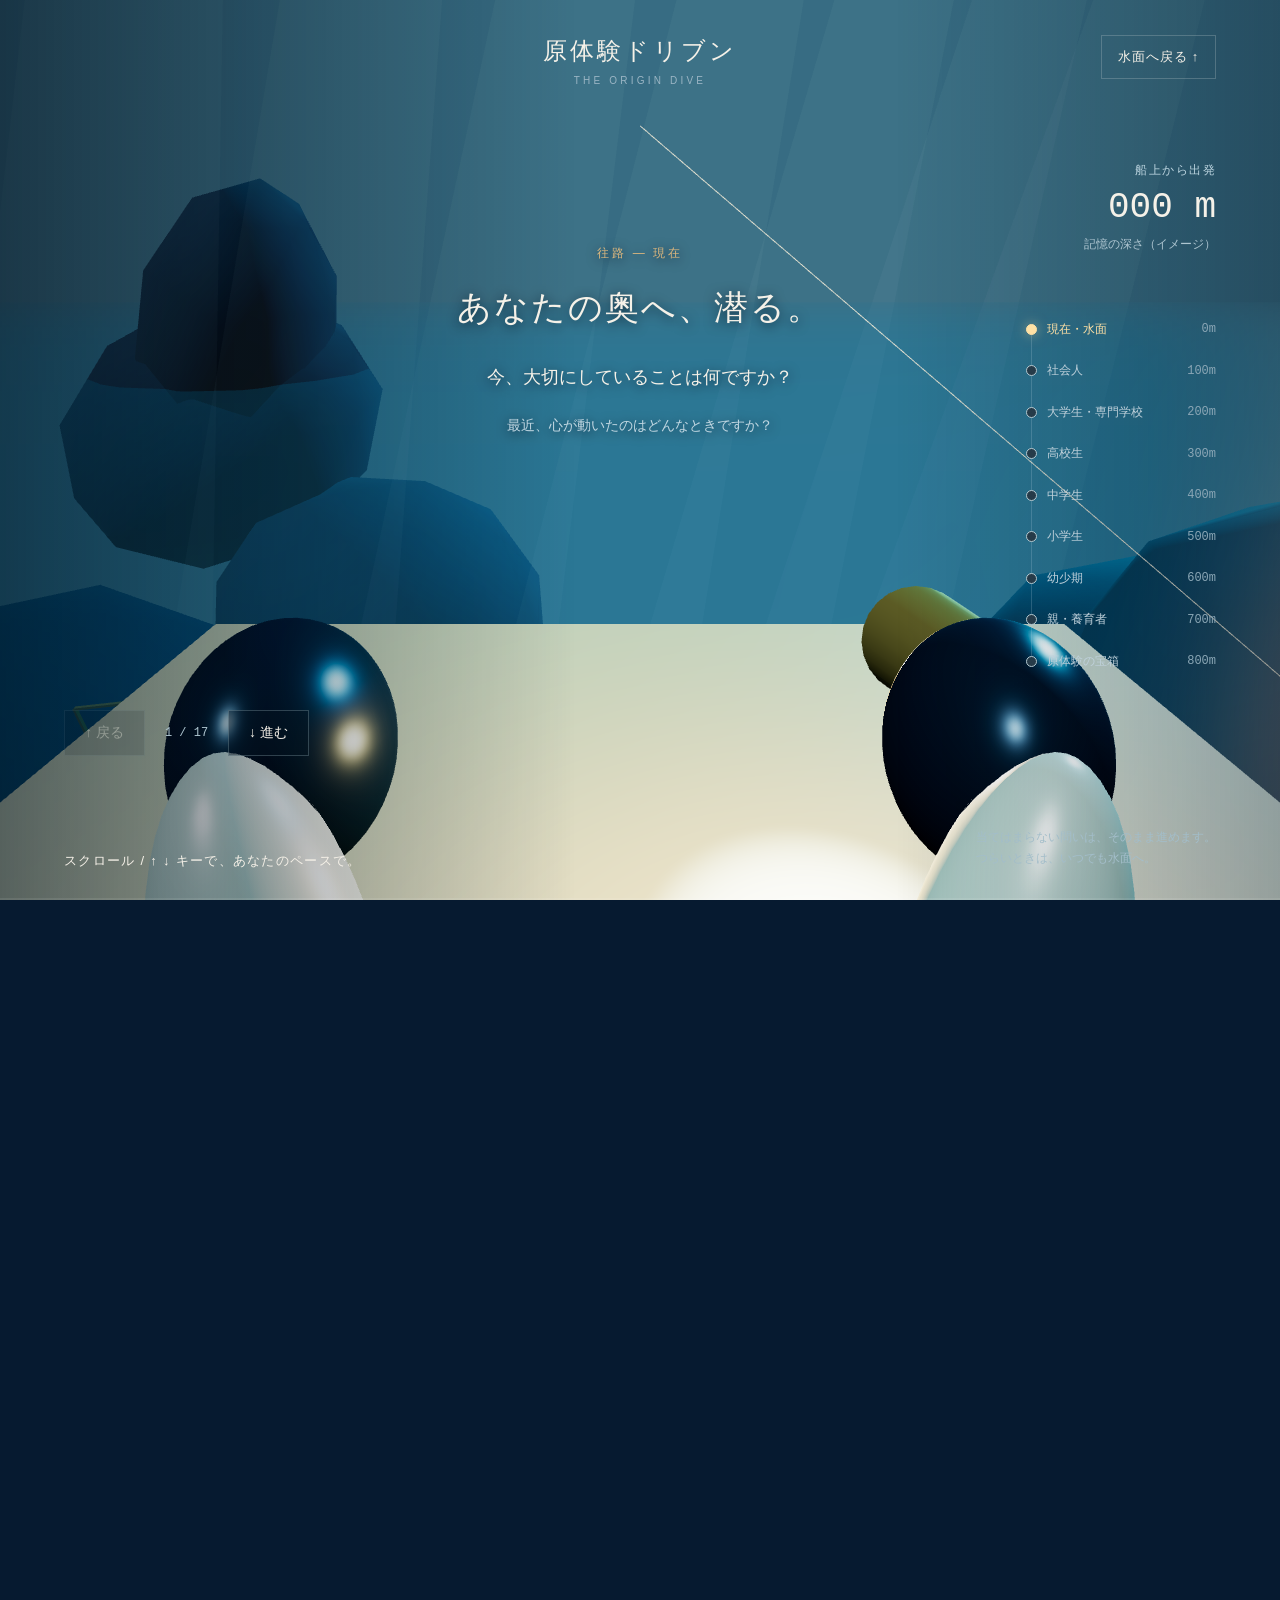
<file: index.html>
<!doctype html><html lang="ja"><head><meta charset="UTF-8"><meta name="viewport" content="width=device-width,initial-scale=1"><title>原体験ドリブン｜記憶の深海で、宝物を探す旅</title><link rel="icon" href="./favicon.svg">  <script type="module" crossorigin src="./assets/index-CHta-LfQ.js"></script>
  <link rel="stylesheet" crossorigin href="./assets/index-EDm7-YRl.css">
</head><body><div id="root"></div></body></html>
</file>
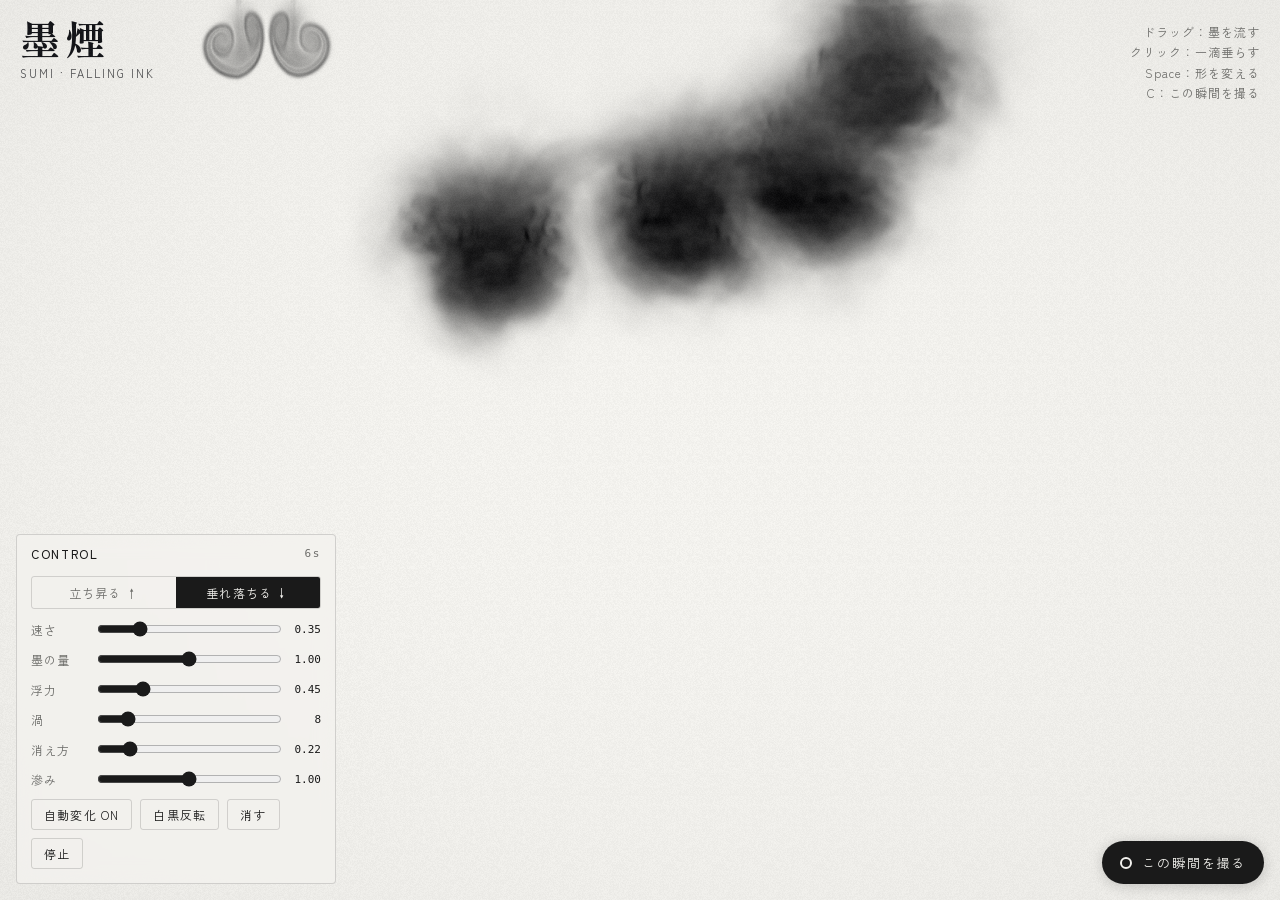
<file: sumi-kemuri/index.html>
<!doctype html>
<html lang="ja">
<head>
<meta charset="utf-8">
<meta name="viewport" content="width=device-width,initial-scale=1,viewport-fit=cover">
<meta name="description" content="白黒だけで、墨が空間を静かに落ちていく流体シミュレーション。">
<style>*{box-sizing:border-box}body{margin:0}[hidden]{display:none!important}</style>
<title>墨煙 Sumi Kemuri</title>
<link rel="preconnect" href="https://fonts.googleapis.com">
<link rel="stylesheet" href="https://fonts.googleapis.com/css2?family=Shippori+Mincho:wght@500;700&family=Zen+Kaku+Gothic+New:wght@400;500&display=swap">
<style>
/* Layout: full-bleed fluid canvas; quiet title at top-left, a folding control strip at bottom-left. Monochrome only, paper or night. */
:root{
  --paper:#f3f2ee; --ink:#0d0d0d; --ui-bg:rgba(243,242,238,.82); --ui-fg:#1a1a1a; --ui-mute:#6d6d6a; --line:rgba(0,0,0,.14);
  --f-display:"Shippori Mincho","Hiragino Mincho ProN","Yu Mincho",serif;
  --f-ui:"Zen Kaku Gothic New","Hiragino Sans","Noto Sans JP",system-ui,sans-serif;
  color-scheme:light;
}
:root.night{
  --paper:#0b0b0b; --ink:#efefea; --ui-bg:rgba(11,11,11,.78); --ui-fg:#ecebe6; --ui-mute:#8f8f8a; --line:rgba(255,255,255,.16);
  color-scheme:dark;
}
html,body{height:100%;}
body{background:var(--paper);color:var(--ui-fg);font-family:var(--f-ui);overflow:hidden;
  padding-left:max(16px,env(safe-area-inset-left,0px));padding-right:max(16px,env(safe-area-inset-right,0px));}
canvas#c{position:fixed;inset:0;width:100%;height:100%;display:block;touch-action:none;cursor:crosshair;}
.title{position:fixed;top:calc(18px + env(safe-area-inset-top,0px));left:max(20px,env(safe-area-inset-left,0px));pointer-events:none;mix-blend-mode:difference;color:#fff;}
.title h1{font-family:var(--f-display);font-weight:700;font-size:clamp(26px,4vw,40px);letter-spacing:.12em;margin:0;line-height:1;}
.title p{margin:.6em 0 0;font-size:11px;letter-spacing:.18em;text-transform:uppercase;opacity:.75;}
.hint{position:fixed;top:calc(22px + env(safe-area-inset-top,0px));right:max(20px,env(safe-area-inset-right,0px));font-size:12px;letter-spacing:.08em;color:var(--ui-mute);text-align:right;line-height:1.7;pointer-events:none;}
.panel{position:fixed;left:max(16px,env(safe-area-inset-left,0px));bottom:calc(16px + env(safe-area-inset-bottom,0px));
  width:min(320px,calc(100vw - 32px));background:var(--ui-bg);backdrop-filter:blur(10px);-webkit-backdrop-filter:blur(10px);
  border:1px solid var(--line);border-radius:4px;font-size:12px;}
.panel summary{list-style:none;cursor:pointer;padding:10px 14px;display:flex;justify-content:space-between;align-items:center;letter-spacing:.14em;font-weight:500;}
.panel summary::-webkit-details-marker{display:none}
.panel summary span:last-child{font-family:ui-monospace,monospace;color:var(--ui-mute);font-size:11px;font-variant-numeric:tabular-nums;}
.body{padding:4px 14px 14px;display:grid;gap:10px;}
.seg{display:grid;grid-template-columns:1fr 1fr;border:1px solid var(--line);border-radius:3px;overflow:hidden;}
.seg button{all:unset;text-align:center;padding:7px 0;cursor:pointer;color:var(--ui-mute);letter-spacing:.1em;}
.seg button[aria-pressed="true"]{background:var(--ui-fg);color:var(--paper);}
.row{display:grid;grid-template-columns:4.5em 1fr 2.6em;align-items:center;gap:10px;}
.row label{color:var(--ui-mute);letter-spacing:.08em;}
.row output{text-align:right;font-family:ui-monospace,monospace;font-size:11px;font-variant-numeric:tabular-nums;}
input[type=range]{width:100%;accent-color:var(--ui-fg);}
.btns{display:flex;gap:8px;flex-wrap:wrap;}
.btns button{all:unset;cursor:pointer;padding:6px 12px;border:1px solid var(--line);border-radius:3px;letter-spacing:.1em;}
.btns button:hover{border-color:var(--ui-fg);}
button:focus-visible,summary:focus-visible,input:focus-visible{outline:2px solid var(--ui-fg);outline-offset:2px;}
.cap{position:fixed;right:max(16px,env(safe-area-inset-right,0px));bottom:calc(16px + env(safe-area-inset-bottom,0px));display:flex;flex-direction:column;align-items:flex-end;gap:10px;}
.shoot{all:unset;cursor:pointer;display:flex;align-items:center;gap:10px;padding:12px 18px;border-radius:999px;background:var(--ui-fg);color:var(--paper);font-size:13px;letter-spacing:.14em;box-shadow:0 2px 14px rgba(0,0,0,.18);}
.shoot i{width:12px;height:12px;border-radius:50%;border:2px solid currentColor;box-sizing:border-box;}
.shoot:active{transform:scale(.97);}
.shoot:focus-visible{outline:2px solid var(--ui-fg);outline-offset:3px;}
.shelf{display:flex;gap:8px;flex-wrap:wrap;justify-content:flex-end;max-width:min(360px,calc(100vw - 32px));}
.shelf figure{margin:0;position:relative;width:76px;border:1px solid var(--line);background:var(--ui-bg);border-radius:3px;overflow:hidden;}
.shelf img{display:block;width:100%;aspect-ratio:var(--ar,1.6);object-fit:cover;}
.shelf button{all:unset;cursor:pointer;display:block;width:100%;text-align:center;font-size:10px;letter-spacing:.1em;padding:4px 0;color:var(--ui-fg);}
.shelf button:hover{background:var(--line);}
.flash{position:fixed;inset:0;background:var(--paper);opacity:0;pointer-events:none;transition:opacity .5s ease;}
.flash.on{opacity:.55;transition:none;}
.toast{position:fixed;left:50%;top:calc(20px + env(safe-area-inset-top,0px));transform:translateX(-50%);background:var(--ui-fg);color:var(--paper);padding:8px 14px;border-radius:3px;font-size:12px;letter-spacing:.08em;}
@media (max-width:520px){.panel{bottom:calc(76px + env(safe-area-inset-bottom,0px));}}
.err{position:fixed;inset:0;display:grid;place-items:center;text-align:center;padding:24px;font-size:14px;line-height:1.8;}
@media (max-width:520px){.hint{display:none}}
</style>

</head>
<body>
<canvas id="c" aria-label="墨が空間を立ち昇る流体シミュレーション"></canvas>
<div class="title"><h1>墨煙</h1><p>Sumi · falling ink</p></div>
<div class="hint">ドラッグ：墨を流す<br>クリック：一滴垂らす<br>Space：形を変える<br>C：この瞬間を撮る</div>

<details class="panel" open id="panel">
  <summary><span>CONTROL</span><span id="cycle">20s</span></summary>
  <div class="body">
    <div class="seg" role="group" aria-label="流れの向き">
      <button id="dirUp" aria-pressed="false">立ち昇る ↑</button>
      <button id="dirDown" aria-pressed="true">垂れ落ちる ↓</button>
    </div>
    <div class="row"><label for="speed">速さ</label><input id="speed" type="range" min="0.05" max="1.5" step="0.01" value="0.35"><output id="speedO">0.35</output></div>
    <div class="row"><label for="amt">墨の量</label><input id="amt" type="range" min="0" max="2" step="0.01" value="1"><output id="amtO">1.00</output></div>
    <div class="row"><label for="buoy">浮力</label><input id="buoy" type="range" min="0" max="2" step="0.01" value="0.45"><output id="buoyO">0.45</output></div>
    <div class="row"><label for="curl">渦</label><input id="curl" type="range" min="0" max="60" step="1" value="8"><output id="curlO">8</output></div>
    <div class="row"><label for="fade">消え方</label><input id="fade" type="range" min="0" max="1.5" step="0.01" value="0.22"><output id="fadeO">0.22</output></div>
    <div class="row"><label for="bleed">滲み</label><input id="bleed" type="range" min="0" max="2" step="0.01" value="1"><output id="bleedO">1.00</output></div>
    <div class="btns">
      <button id="auto" aria-pressed="true">自動変化 ON</button>
      <button id="invert">白黒反転</button>
      <button id="clear">消す</button>
      <button id="pause">停止</button>
    </div>
  </div>
</details>

<div class="flash" id="flash"></div>
<div class="toast" id="toast" hidden></div>
<div class="cap">
  <div class="shelf" id="shelf" aria-label="撮った瞬間"></div>
  <button class="shoot" id="shoot" title="C キーでも撮れます"><i></i>この瞬間を撮る</button>
</div>
<script>
(()=>{
const canvas=document.getElementById('c');
const gl=canvas.getContext('webgl2',{alpha:false,depth:false,stencil:false,antialias:false,preserveDrawingBuffer:false});
function fail(msg){document.body.insertAdjacentHTML('beforeend',`<div class="err">${msg}</div>`);}
if(!gl){fail('このブラウザでは WebGL2 が使えません。<br>最新の Chrome / Safari / Firefox で開いてください。');return;}
if(!gl.getExtension('EXT_color_buffer_float')&&!gl.getExtension('EXT_color_buffer_half_float')){fail('浮動小数点テクスチャに対応していないため実行できません。');return;}
gl.getExtension('OES_texture_float_linear');

/* ---------- shaders ---------- */
const VS=`#version 300 es
in vec2 aPos;uniform vec2 texel;out vec2 vUv,vL,vR,vT,vB;
void main(){vUv=aPos*.5+.5;vL=vUv-vec2(texel.x,0.);vR=vUv+vec2(texel.x,0.);vT=vUv+vec2(0.,texel.y);vB=vUv-vec2(0.,texel.y);gl_Position=vec4(aPos,0.,1.);}`;
const H=`#version 300 es
precision highp float;precision highp sampler2D;in vec2 vUv,vL,vR,vT,vB;out vec4 o;`;
const NOISE=`
float hash(vec2 p){p=fract(p*vec2(123.34,456.21));p+=dot(p,p+45.32);return fract(p.x*p.y);}
float vnoise(vec2 p){vec2 i=floor(p),f=fract(p);vec2 u=f*f*(3.-2.*f);
 return mix(mix(hash(i),hash(i+vec2(1,0)),u.x),mix(hash(i+vec2(0,1)),hash(i+vec2(1,1)),u.x),u.y);}
float fbm(vec2 p){float s=0.,a=.5;for(int i=0;i<4;i++){s+=a*vnoise(p);p*=2.03;a*=.5;}return s;}`;

const FS={
splat:H+`uniform sampler2D uT;uniform float aspect,radius;uniform vec3 color;uniform vec2 point;uniform float seed;${NOISE}
void main(){vec2 p=vUv-point;p.x*=aspect;
 float n=fbm(vUv*vec2(aspect,1.)*18.+seed);
 float g=exp(-dot(p,p)/(radius*(.55+n*.9)));
 o=vec4(texture(uT,vUv).xyz+g*color,1.);}`,
advect:H+`uniform sampler2D uV,uS;uniform vec2 texel;uniform float dt,diss,dir,edge;
void main(){vec2 c=vUv-dt*texture(uV,vUv).xy*texel;vec4 r=texture(uS,c)/(1.+diss*dt);
 float ex=dir>0.?1.-vUv.y:vUv.y;r*=1.-edge*(1.-smoothstep(0.,.14,ex))*.06;o=r;}`,
force:H+`uniform sampler2D uV,uD;uniform float dt,buoy,dir,time,turb,aspect;${NOISE}
void main(){vec2 v=texture(uV,vUv).xy;float d=texture(uD,vUv).r;
 v.y+=dir*buoy*min(d,3.)*dt*90.;
 vec2 q=vUv*vec2(aspect,1.)*2.2+vec2(0.,-dir*time*.08);float e=.01;
 float n0=fbm(q+time*.03),nx=fbm(q+vec2(e,0)+time*.03),ny=fbm(q+vec2(0,e)+time*.03);
 vec2 cn=vec2(ny-n0,-(nx-n0))/e;
 v+=cn*turb*dt*min(d,1.5)*18.;
 o=vec4(v,0.,1.);}`,
curl:H+`uniform sampler2D uV;void main(){float L=texture(uV,vL).y,R=texture(uV,vR).y,T=texture(uV,vT).x,B=texture(uV,vB).x;o=vec4(.5*(R-L-T+B),0.,0.,1.);}`,
vort:H+`uniform sampler2D uV,uC;uniform float curl,dt;
void main(){float L=texture(uC,vL).x,R=texture(uC,vR).x,T=texture(uC,vT).x,B=texture(uC,vB).x,C=texture(uC,vUv).x;
 vec2 f=.5*vec2(abs(T)-abs(B),abs(R)-abs(L));f/=length(f)+1e-4;f*=curl*C;f.y*=-1.;
 vec2 v=texture(uV,vUv).xy+f*dt;o=vec4(clamp(v,-1000.,1000.),0.,1.);}`,
div:H+`uniform sampler2D uV;void main(){float L=texture(uV,vL).x,R=texture(uV,vR).x,T=texture(uV,vT).y,B=texture(uV,vB).y;
 vec2 C=texture(uV,vUv).xy;if(vL.x<0.)L=-C.x;if(vR.x>1.)R=-C.x;if(vT.y>1.)T=-C.y;if(vB.y<0.)B=-C.y;o=vec4(.5*(R-L+T-B),0.,0.,1.);}`,
clearP:H+`uniform sampler2D uT;uniform float v;void main(){o=v*texture(uT,vUv);}`,
pres:H+`uniform sampler2D uP,uDiv;void main(){float L=texture(uP,vL).x,R=texture(uP,vR).x,T=texture(uP,vT).x,B=texture(uP,vB).x;
 o=vec4((L+R+B+T-texture(uDiv,vUv).x)*.25,0.,0.,1.);}`,
grad:H+`uniform sampler2D uP,uV;void main(){float L=texture(uP,vL).x,R=texture(uP,vR).x,T=texture(uP,vT).x,B=texture(uP,vB).x;
 vec2 v=texture(uV,vUv).xy-vec2(R-L,T-B);o=vec4(v,0.,1.);}`,
display:H+`uniform sampler2D uD;uniform vec3 paper,ink;uniform float bleed,time,night;uniform vec2 res;${NOISE}
void main(){float d=texture(uD,vUv).r;
 float l=texture(uD,vL).r,r=texture(uD,vR).r,t=texture(uD,vT).r,b=texture(uD,vB).r;
 float g=length(vec2(r-l,t-b));
 float a=1.-exp(-d*1.6);
 a=clamp(a+g*bleed*2.2*(1.-a*.6),0.,1.);
 a=pow(a,.9);
 vec2 px=gl_FragCoord.xy;
 float fiber=fbm(px*vec2(.012,.05))*.6+fbm(px*.09)*.4;
 a*=.86+.28*fiber;
 vec3 c=mix(paper,ink,clamp(a,0.,1.));
 float grain=hash(px+fract(time*.0)*7.)-.5;
 c+=grain*(night>.5?.028:.035);
 vec2 q=vUv-.5;c=mix(c,c*(night>.5?.7:.93),dot(q,q)*1.2);
 o=vec4(c,1.);}`
};

function sh(type,src){const s=gl.createShader(type);gl.shaderSource(s,src);gl.compileShader(s);
  if(!gl.getShaderParameter(s,gl.COMPILE_STATUS))throw new Error(gl.getShaderInfoLog(s));return s;}
const vs=sh(gl.VERTEX_SHADER,VS);
function prog(fs){const p=gl.createProgram();gl.attachShader(p,vs);gl.attachShader(p,sh(gl.FRAGMENT_SHADER,fs));
  gl.bindAttribLocation(p,0,'aPos');gl.linkProgram(p);if(!gl.getProgramParameter(p,gl.LINK_STATUS))throw new Error(gl.getProgramInfoLog(p));
  const u={};const n=gl.getProgramParameter(p,gl.ACTIVE_UNIFORMS);for(let i=0;i<n;i++){const nm=gl.getActiveUniform(p,i).name;u[nm]=gl.getUniformLocation(p,nm);}
  return {p,u};}
let P;try{P={};for(const k in FS)P[k]=prog(FS[k]);}catch(e){fail('シェーダの初期化に失敗しました。<br>'+e.message);return;}

gl.bindBuffer(gl.ARRAY_BUFFER,gl.createBuffer());
gl.bufferData(gl.ARRAY_BUFFER,new Float32Array([-1,-1,-1,1,1,1,1,-1]),gl.STATIC_DRAW);
gl.bindBuffer(gl.ELEMENT_ARRAY_BUFFER,gl.createBuffer());
gl.bufferData(gl.ELEMENT_ARRAY_BUFFER,new Uint16Array([0,1,2,0,2,3]),gl.STATIC_DRAW);
gl.vertexAttribPointer(0,2,gl.FLOAT,false,0,0);gl.enableVertexAttribArray(0);

function fbo(w,h,ifmt,fmt,filter){
  gl.activeTexture(gl.TEXTURE0);const t=gl.createTexture();gl.bindTexture(gl.TEXTURE_2D,t);
  gl.texParameteri(gl.TEXTURE_2D,gl.TEXTURE_MIN_FILTER,filter);gl.texParameteri(gl.TEXTURE_2D,gl.TEXTURE_MAG_FILTER,filter);
  gl.texParameteri(gl.TEXTURE_2D,gl.TEXTURE_WRAP_S,gl.CLAMP_TO_EDGE);gl.texParameteri(gl.TEXTURE_2D,gl.TEXTURE_WRAP_T,gl.CLAMP_TO_EDGE);
  gl.texImage2D(gl.TEXTURE_2D,0,ifmt,w,h,0,fmt,gl.HALF_FLOAT,null);
  const f=gl.createFramebuffer();gl.bindFramebuffer(gl.FRAMEBUFFER,f);gl.framebufferTexture2D(gl.FRAMEBUFFER,gl.COLOR_ATTACHMENT0,gl.TEXTURE_2D,t,0);
  gl.viewport(0,0,w,h);gl.clearColor(0,0,0,1);gl.clear(gl.COLOR_BUFFER_BIT);
  return {t,f,w,h,tx:[1/w,1/h],attach(i){gl.activeTexture(gl.TEXTURE0+i);gl.bindTexture(gl.TEXTURE_2D,t);return i;}};}
function dbl(w,h,ifmt,fmt,filter){let a=fbo(w,h,ifmt,fmt,filter),b=fbo(w,h,ifmt,fmt,filter);
  return {w,h,tx:a.tx,get read(){return a},get write(){return b},swap(){[a,b]=[b,a];}};}

let vel,dye,dv,cu,pr,simW,simH,dyeW,dyeH;
function res(base){const ar=canvas.width/canvas.height;return ar>=1?[Math.round(base*ar),base]:[base,Math.round(base/ar)];}
function init(){
  [simW,simH]=res(160);[dyeW,dyeH]=res(Math.min(900,Math.max(canvas.height,canvas.width)>1400?900:640));
  const L=gl.LINEAR,N=gl.NEAREST;
  vel=dbl(simW,simH,gl.RG16F,gl.RG,L);dye=dbl(dyeW,dyeH,gl.R16F,gl.RED,L);
  dv=fbo(simW,simH,gl.R16F,gl.RED,N);cu=fbo(simW,simH,gl.R16F,gl.RED,N);pr=dbl(simW,simH,gl.R16F,gl.RED,N);
}
function resize(){const dpr=Math.min(window.devicePixelRatio||1,2);const w=Math.floor(innerWidth*dpr),h=Math.floor(innerHeight*dpr);
  if(canvas.width!==w||canvas.height!==h){canvas.width=w;canvas.height=h;init();}}
function blit(t){if(t){gl.viewport(0,0,t.w,t.h);gl.bindFramebuffer(gl.FRAMEBUFFER,t.f);}else{gl.viewport(0,0,gl.drawingBufferWidth,gl.drawingBufferHeight);gl.bindFramebuffer(gl.FRAMEBUFFER,null);}
  gl.drawElements(gl.TRIANGLES,6,gl.UNSIGNED_SHORT,0);}
function use(p,texel){gl.useProgram(p.p);if(p.u.texel)gl.uniform2fv(p.u.texel,texel);return p.u;}

/* ---------- state ---------- */
const S={speed:.35,dir:-1,amt:1,buoy:.45,curl:8,fade:.22,bleed:1,auto:true,paused:false,night:false};
const live={turb:.25,curl:8,spread:.2,emit:2}; let target={...live};
const reduce=matchMedia('(prefers-reduced-motion: reduce)').matches;

function splat(x,y,dx,dy,ink,rad){
  const ar=canvas.width/canvas.height,seed=Math.random()*100;
  let u=use(P.splat,vel.tx);gl.uniform1i(u.uT,vel.read.attach(0));gl.uniform1f(u.aspect,ar);gl.uniform2f(u.point,x,y);
  gl.uniform3f(u.color,dx,dy,0);gl.uniform1f(u.radius,rad/100);gl.uniform1f(u.seed,seed);blit(vel.write);vel.swap();
  u=use(P.splat,dye.tx);gl.uniform1i(u.uT,dye.read.attach(0));gl.uniform3f(u.color,ink,0,0);gl.uniform1f(u.radius,rad/100);gl.uniform1f(u.seed,seed);blit(dye.write);dye.swap();
}

/* incense-like emitters wandering along the source edge */
const em=Array.from({length:5},(_,i)=>({x:Math.random(),ph:Math.random()*99,on:i<3}));
let puffT=0;
function emit(dt,t){
  const base=S.dir>0?.02:.98, n=Math.round(live.emit);
  em.forEach((e,i)=>{if(i>=n)return;
    e.x+= (Math.sin(t*.23+e.ph)*.5+Math.sin(t*.61+e.ph*2.)*.3)*dt*.05; e.x=(e.x+1)%1;
    const pulse=.55+.45*Math.sin(t*1.7+e.ph);
    splat(.08+e.x*.84,base,(Math.random()-.5)*14*live.spread,S.dir*(25+20*pulse),.07*S.amt*pulse*Math.min(1,S.speed*2.4),.016+.012*pulse);
  });
  puffT-=dt;if(puffT<0){puffT=3+Math.random()*4;
    const x=.15+Math.random()*.7;splat(x,S.dir>0?.06:.94,(Math.random()-.5)*30,S.dir*(60+Math.random()*80),1.2*S.amt,.3+Math.random()*.35);}
}

/* ---------- pointer ---------- */
const ptr={down:false,x:0,y:0,px:0,py:0,moved:0};
function pos(e){const r=canvas.getBoundingClientRect();return [(e.clientX-r.left)/r.width,1-(e.clientY-r.top)/r.height];}
canvas.addEventListener('pointerdown',e=>{canvas.setPointerCapture(e.pointerId);ptr.down=true;ptr.moved=0;[ptr.x,ptr.y]=pos(e);ptr.px=ptr.x;ptr.py=ptr.y;});
canvas.addEventListener('pointermove',e=>{if(!ptr.down)return;const[x,y]=pos(e);ptr.moved+=Math.hypot(x-ptr.x,y-ptr.y);ptr.x=x;ptr.y=y;});
const up=()=>{if(ptr.down&&ptr.moved<.01)splat(ptr.x,ptr.y,0,S.dir*90,2.6*S.amt,.6);ptr.down=false;};
canvas.addEventListener('pointerup',up);canvas.addEventListener('pointercancel',up);

/* ---------- loop ---------- */
let last=performance.now(),t0=last,cycleAt=last+20000;
function newShape(){target={turb:.08+Math.random()*.4,curl:3+Math.random()*12,spread:Math.random()*.4,emit:1+Math.random()*2.5};
  if(!S.auto)return;cycleAt=performance.now()+20000;}
function step(dt,t){
  for(const k in live)live[k]+=(target[k]-live[k])*Math.min(1,dt*.35);
  const curlV=S.auto?live.curl:S.curl;
  if(ptr.down){const dx=(ptr.x-ptr.px)*2500,dy=(ptr.y-ptr.py)*2500;if(Math.hypot(dx,dy)>1)splat(ptr.x,ptr.y,dx,dy+S.dir*80,.9*S.amt,.08);ptr.px=ptr.x;ptr.py=ptr.y;}
  emit(dt,t);
  let u=use(P.force,vel.tx);gl.uniform1i(u.uV,vel.read.attach(0));gl.uniform1i(u.uD,dye.read.attach(1));
  gl.uniform1f(u.dt,dt);gl.uniform1f(u.buoy,S.buoy);gl.uniform1f(u.dir,S.dir);gl.uniform1f(u.time,t);gl.uniform1f(u.turb,S.auto?live.turb:.25);gl.uniform1f(u.aspect,canvas.width/canvas.height);
  blit(vel.write);vel.swap();
  u=use(P.curl,vel.tx);gl.uniform1i(u.uV,vel.read.attach(0));blit(cu);
  u=use(P.vort,vel.tx);gl.uniform1i(u.uV,vel.read.attach(0));gl.uniform1i(u.uC,cu.attach(1));gl.uniform1f(u.curl,curlV);gl.uniform1f(u.dt,dt);blit(vel.write);vel.swap();
  u=use(P.div,vel.tx);gl.uniform1i(u.uV,vel.read.attach(0));blit(dv);
  u=use(P.clearP,vel.tx);gl.uniform1i(u.uT,pr.read.attach(0));gl.uniform1f(u.v,.8);blit(pr.write);pr.swap();
  u=use(P.pres,vel.tx);gl.uniform1i(u.uDiv,dv.attach(0));
  for(let i=0;i<22;i++){gl.uniform1i(u.uP,pr.read.attach(1));blit(pr.write);pr.swap();}
  u=use(P.grad,vel.tx);gl.uniform1i(u.uP,pr.read.attach(0));gl.uniform1i(u.uV,vel.read.attach(1));blit(vel.write);vel.swap();
  u=use(P.advect,vel.tx);gl.uniform2fv(u.texel,vel.tx);gl.uniform1i(u.uV,vel.read.attach(0));gl.uniform1i(u.uS,vel.read.attach(0));
  gl.uniform1f(u.dt,dt);gl.uniform1f(u.diss,.7);gl.uniform1f(u.dir,S.dir);gl.uniform1f(u.edge,0);blit(vel.write);vel.swap();
  gl.useProgram(P.advect.p);gl.uniform2fv(u.texel,vel.tx);gl.uniform1i(u.uV,vel.read.attach(0));gl.uniform1i(u.uS,dye.read.attach(1));
  gl.uniform1f(u.diss,S.fade);gl.uniform1f(u.edge,1);blit(dye.write);dye.swap();
}
function render(t){
  const u=use(P.display,dye.tx);gl.uniform1i(u.uD,dye.read.attach(0));
  const night=S.night;gl.uniform3fv(u.paper,night?[.043,.043,.043]:[.953,.949,.933]);gl.uniform3fv(u.ink,night?[.94,.94,.92]:[.04,.04,.045]);
  gl.uniform1f(u.bleed,S.bleed);gl.uniform1f(u.time,t);gl.uniform1f(u.night,night?1:0);blit(null);
}
const cyc=document.getElementById('cycle');
function frame(now){
  resize();
  let dt=Math.min((now-last)/1000,1/30);last=now;dt*=S.speed;if(reduce)dt*=.6;
  const t=(now-t0)/1000;
  if(!S.paused){step(dt,t);
    if(S.auto){const left=Math.max(0,(cycleAt-now)/1000);cyc.textContent=Math.ceil(left)+'s';if(left<=0)newShape();}
  }
  render(t);if(wantShot){wantShot=false;grab();}requestAnimationFrame(frame);
}
resize();init();
for(let i=0;i<3;i++)splat(.2+Math.random()*.6,.75+Math.random()*.2,0,-80,1.6,.4);
requestAnimationFrame(frame);

/* ---------- capture ---------- */
let wantShot=false,shots=0;let dlP=null;const getDl=()=>dlP||(dlP=(window.claude&&window.claude.use)?Promise.resolve(window.claude.use('downloads')).catch(()=>null):Promise.resolve(null));
function stamp(){const d=new Date(),z=n=>String(n).padStart(2,'0');return d.getFullYear()+z(d.getMonth()+1)+z(d.getDate())+'-'+z(d.getHours())+z(d.getMinutes())+z(d.getSeconds());}
function toast(m){const el=document.getElementById('toast');el.textContent=m;el.hidden=false;clearTimeout(toast.t);toast.t=setTimeout(()=>el.hidden=true,2600);}
function grab(){
  canvas.toBlob(async blob=>{if(!blob)return toast('撮影できませんでした');
    const fl=document.getElementById('flash');fl.classList.add('on');requestAnimationFrame(()=>requestAnimationFrame(()=>fl.classList.remove('on')));
    const name='sumi-'+stamp()+'.png',url=URL.createObjectURL(blob),dl=await getDl();
    const fig=document.createElement('figure');fig.style.setProperty('--ar',(canvas.width/canvas.height).toFixed(3));
    const img=new Image();img.src=url;img.alt='撮影した墨の瞬間 '+(++shots);fig.appendChild(img);
    const b=document.createElement('button');b.textContent='保存';fig.appendChild(b);
    b.onclick=async()=>{if(!dl){const a=document.createElement('a');a.href=url;a.download=name;document.body.appendChild(a);a.click();a.remove();return;}
      try{await dl.save({filename:name,data:blob});toast('保存しました：'+name);}catch(e){if(e&&e.code==='declined')return;toast(e&&e.code==='rate_limited'?'少し待ってからもう一度押してください':'この画面では保存できません。画像を右クリック／長押しで保存してください');}};
    const shelf=document.getElementById('shelf');shelf.prepend(fig);while(shelf.children.length>6){URL.revokeObjectURL(shelf.lastChild.querySelector('img').src);shelf.lastChild.remove();}
    if(dl){try{await dl.save({filename:name,data:blob});toast('保存しました：'+name);}catch(e){if(!e||e.code!=='declined')toast('下のサムネイルから保存できます');}}
    else{const a=document.createElement('a');a.href=url;a.download=name;document.body.appendChild(a);a.click();a.remove();toast('保存しました：'+name);}
  },'image/png');
}
document.getElementById('shoot').onclick=()=>{wantShot=true;};
addEventListener('keydown',e=>{if(e.key==='c'||e.key==='C'){if(e.target.tagName!=='INPUT')wantShot=true;}});

/* ---------- UI ---------- */
const $=id=>document.getElementById(id);
function setDir(d){S.dir=d;$('dirUp').setAttribute('aria-pressed',d>0);$('dirDown').setAttribute('aria-pressed',d<0);}
$('dirUp').onclick=()=>setDir(1);$('dirDown').onclick=()=>setDir(-1);
[['speed',2],['amt',2],['buoy',2],['curl',0],['fade',2],['bleed',2]].forEach(([k,f])=>{const el=$(k),out=$(k+'O');
  el.addEventListener('input',()=>{S[k]=+el.value;out.textContent=(+el.value).toFixed(f);
    if(k==='curl'&&S.auto){S.auto=false;$('auto').setAttribute('aria-pressed','false');$('auto').textContent='自動変化 OFF';cyc.textContent='手動';}});});
$('auto').onclick=e=>{S.auto=!S.auto;e.target.setAttribute('aria-pressed',S.auto);e.target.textContent='自動変化 '+(S.auto?'ON':'OFF');
  if(S.auto)cycleAt=performance.now()+20000;else cyc.textContent='手動';};
$('invert').onclick=()=>{S.night=!S.night;document.documentElement.classList.toggle('night',S.night);};
$('clear').onclick=()=>{init();};
$('pause').onclick=e=>{S.paused=!S.paused;e.target.textContent=S.paused?'再生':'停止';};
addEventListener('keydown',e=>{if(e.code==='Space'&&e.target===document.body){e.preventDefault();newShape();}});
if(innerWidth<520)$('panel').open=false;
})();
</script>

</body>
</html>
</file>
<file: assets/index-EDm7-YRl.css>
.pov .vignette{pointer-events:none;background:linear-gradient(90deg,#010b1790,#0000 45% 70%,#010b1750)}.question{pointer-events:none;width:30%;position:absolute;top:27%;left:5%}.question h1{letter-spacing:.06em;text-wrap:balance;margin:18px 0 24px;font-family:Yu Mincho,Hiragino Mincho ProN,serif;font-size:clamp(24px,2.65vw,41px);font-weight:400;line-height:1.65}.question p{margin:0 0 18px;font-size:clamp(16px,1.4vw,21px);line-height:1.9}.question small{color:#c1d7e2;font-size:14px;line-height:1.9;display:block}.dive-status{text-align:right;flex-direction:column;gap:8px;display:flex;position:absolute;top:18%;right:5%}.dive-status span{letter-spacing:.12em;color:#bbd4df;font-size:12px}.dive-status strong{font-family:monospace;font-size:36px;font-weight:300}.dive-status small{color:#adc5d0;font-size:12px}.depth-rail{flex-direction:column;justify-content:space-between;width:190px;height:40%;display:flex;position:absolute;top:35%;right:5%}.rail-line{pointer-events:none;background:#bdd4df35;width:1px;position:absolute;top:12px;bottom:12px;left:5px}.rail-line i{background:#f6d4a1;width:2px;display:block}.depth-rail button{text-align:left;color:#bed0da;background:0 0;border:0;align-items:center;gap:10px;min-height:28px;padding:5px 0;font-size:12px;display:flex;position:relative}.rail-dot{background:#263b49;border:1px solid #b4c9d0;border-radius:50%;flex:none;width:11px;height:11px}.depth-rail button small{color:#8ba7b6;margin-left:auto;font-family:monospace;font-size:12px}.depth-rail button.selected{color:#ffe1a5}.depth-rail .selected .rail-dot{background:#ffe1a5;border-color:#ffe1a5;box-shadow:0 0 12px #ffd99580}.journey-nav{align-items:center;gap:20px;display:flex;position:absolute;bottom:16%;left:5%}.journey-nav button{background:#04132070;border:1px solid #c2dbe43d;min-height:44px;padding:13px 20px;font-size:14px}.journey-nav button:disabled{opacity:.3;cursor:default}.journey-nav span{color:#adc5d0;font-family:monospace;font-size:12px}.returning .chapter-number,.returning .dive-status strong{color:#ffe0ab}.webgl-note{color:#e8c993;font-size:12px;position:absolute;bottom:10%;left:5%;right:5%}.landed{color:#4b2445}.landed .vignette{opacity:0}.landed .question small,.landed .chapter-number,.landed .dive-status span,.landed .dive-status small,.landed footer span,.landed .brand span,.landed .journey-nav span,.landed .depth-rail button,.landed .depth-rail small,.landed .dive-status strong{color:#613957}.landed .surface,.landed .journey-nav button{background:#fff5;border-color:#68274b55}.landed .rail-line{background:#8c52704d}.landed .rail-line i,.landed .depth-rail .selected .rail-dot{background:#ad3c7e}.landed .depth-rail .selected{color:#762552;font-weight:700}.landed .webgl-note{color:#762552}@media (width<=700px){.question{width:88%;top:16%;left:6%}.question h1{margin:10px 0 12px;font-size:25px;line-height:1.45}.question p{margin-bottom:10px;font-size:16px;line-height:1.6}.question small{max-width:95%;font-size:13px;line-height:1.6}.dive-status{gap:3px;top:43%;right:5%}.dive-status strong{font-size:23px}.dive-status small,.dive-status span{font-size:10px}.depth-rail{width:130px;height:28%;top:55%;right:4%}.depth-rail button{gap:6px;min-height:20px;padding:2px 0;font-size:10px}.depth-rail button small{font-size:10px}.rail-dot{width:7px;height:7px}.rail-line{top:8px;bottom:8px;left:3px}.journey-nav{gap:8px;bottom:18%;left:6%}.journey-nav button{min-height:44px;padding:10px;font-size:12px}.journey-nav span{display:none}.webgl-note{font-size:11px;bottom:11%}.pov footer{bottom:18px}.pov footer span,.pov footer p{font-size:11px}.pov .vignette{background:linear-gradient(#010b17a0,#0000 45%,#010b1740)}}@media (width<=380px){.question h1{font-size:22px}.question p{font-size:15px}.question small{font-size:12px}.brand{font-size:16px}}@media (height<=620px) and (width>=701px){.question{width:31%;top:24%}.question h1{margin:8px 0;font-size:23px}.question p{margin:8px 0;font-size:16px}.question small{font-size:12px}.journey-nav{bottom:12%}.depth-rail{height:49%;top:32%}.depth-rail button{min-height:22px}.dive-status{top:17%}.dive-status strong{font-size:24px}.dive-status small,footer span{display:none}.webgl-note{bottom:7%}}@media (height<=700px) and (width<=700px){.question{top:16%}.question h1{margin:7px 0;font-size:21px}.question p{margin-bottom:7px;font-size:15px;line-height:1.5}.question small{font-size:12px}.depth-rail{height:31%;top:51%}.dive-status{top:39%}.pov footer span{display:none}.journey-nav{bottom:13%}}.pov header{justify-content:center}.pov .brand{text-align:center}.pov .surface{position:absolute;top:0;right:0}.pov.landed{color:#14394e}.pov.landed .question small,.pov.landed .chapter-number,.pov.landed .dive-status span,.pov.landed .dive-status small,.pov.landed footer span,.pov.landed .brand span,.pov.landed .journey-nav span,.pov.landed .depth-rail button,.pov.landed .depth-rail small,.pov.landed .dive-status strong{color:#21465c}.pov.landed .surface,.pov.landed .journey-nav button{background:#fff6;border-color:#24567266}.pov.landed .rail-line{background:#24567255}.pov.landed .rail-line i,.pov.landed .depth-rail .selected .rail-dot{background:#176487}.pov.landed .depth-rail .selected,.pov.landed .webgl-note{color:#164c69}@media (width<=700px){.pov header{top:18px}.pov .surface{padding:6px 9px;font-size:11px;top:55px}.pov .brand{font-size:18px}}.book-link{color:#14394e;text-align:center;flex-direction:column;align-items:center;gap:10px;width:clamp(150px,16vw,220px);text-decoration:none;display:flex;position:absolute;top:24%;left:52%;transform:translate(-50%)}.book-link img{width:100%;height:auto;display:block;box-shadow:0 12px 28px #163e5b26}.book-link strong{font-size:17px;line-height:1.5}.book-link span{text-underline-offset:4px;font-size:14px;text-decoration:underline}.book-link:hover span{color:#006092}.book-link:focus-visible{outline-offset:8px;outline:3px solid #145f85}@media (width<=700px){.book-link{gap:5px;width:min(34vw,145px);top:48%;left:6%;transform:none}.book-link strong{font-size:14px}.book-link span{font-size:13px}}@media (height<=700px){.book-link{width:140px;top:25%}}@media (height<=700px) and (width<=700px){.book-link{width:90px;top:47%}.book-link strong,.book-link span{font-size:12px}}.pov .question{text-align:center;text-shadow:0 2px 12px #00101dbb;width:min(48%,640px);left:50%;transform:translate(-50%)}.pov .question small{margin-inline:auto}.pov.landed .question{text-shadow:none;top:16%}.pov.landed .question h1{margin:12px 0;font-size:clamp(24px,2.2vw,32px)}.pov.landed .question p{margin-bottom:10px;font-size:18px}.pov.landed .book-link{width:min(17vh,180px);top:49%;left:50%;transform:translate(-50%)}@media (width>=701px) and (width<=1000px){.pov .question{width:42%}.pov .question h1{font-size:26px}}@media (width<=700px){.pov .question{width:88%}.pov.landed .question h1{font-size:25px}.pov.landed .question p{font-size:16px}.pov.landed .book-link{width:min(34vw,145px);top:48%;left:6%;transform:none}}@media (height<=700px) and (width<=700px){.pov.landed .question h1{margin:7px 0;font-size:21px}.pov.landed .question p{font-size:15px}.pov.landed .book-link{width:90px;top:47%}}@media (height<=620px) and (width>=701px){.pov.landed .question{top:16%}.pov.landed .question h1{margin:8px 0;font-size:23px}.pov.landed .question p{margin:8px 0;font-size:16px}.pov.landed .book-link{gap:4px;width:14vh;top:53%}.pov.landed .book-link strong,.pov.landed .book-link span{font-size:12px}}:root{--background:#061a30;--foreground:#f5f1e8;--lightningcss-light: ;--lightningcss-dark:initial;color-scheme:dark}*{box-sizing:border-box}html,body{background:var(--background);color:var(--foreground);margin:0;font-family:Hiragino Kaku Gothic ProN,Yu Gothic,sans-serif}body{overflow-x:hidden}button,a{-webkit-tap-highlight-color:transparent}button{font:inherit;color:inherit;cursor:pointer}button:focus-visible,a:focus-visible{outline-offset:7px;outline:2px solid #f4b860}.scroll-space{height:1100svh}.stage{background:#061a30;position:fixed;inset:0;overflow:hidden}.stage canvas{width:100%;height:100%;display:block}.vignette{pointer-events:none;background:linear-gradient(90deg,#020814b8,#0000 63%),linear-gradient(#0000 77%,#0208148c);position:absolute;inset:0}header{justify-content:space-between;align-items:center;display:flex;position:absolute;top:35px;left:5%;right:5%}.brand{letter-spacing:.13em;color:inherit;font-family:Yu Mincho,Hiragino Mincho ProN,serif;font-size:24px;text-decoration:none}.brand span{letter-spacing:.32em;color:#9bb5c4;margin-top:8px;font-family:sans-serif;font-size:10px;display:block}.surface{letter-spacing:.06em;background:0 0;border:1px solid #aec1c44d;padding:12px 16px;font-size:13px}.surface:hover{background:#ffffff12}.story{pointer-events:none;max-width:50%;position:absolute;top:35%;left:8%}.chapter-number{letter-spacing:.22em;color:#dcb77e;font-size:12px}.story h1{letter-spacing:.09em;white-space:pre-line;margin:20px 0 22px;font-family:Yu Mincho,Hiragino Mincho ProN,serif;font-size:clamp(30px,3.7vw,64px);font-weight:400;line-height:1.65}.story p{white-space:pre-line;color:#c5d4d9;letter-spacing:.08em;font-size:16px;line-height:2.2}.timeline{flex-direction:column;align-items:flex-end;gap:7px;display:flex;position:absolute;top:27%;right:4%}.timeline button{color:#a9bfca;background:0 0;border:0;align-items:center;gap:12px;min-height:27px;font-size:12px;display:flex}.timeline button span:last-child{text-align:left;width:85px}.tick{background:#708b99;width:12px;height:1px}.timeline .active{color:#ffdaa1}.timeline .active .tick{background:#ffdaa1;width:26px}.depth{align-items:center;gap:17px;display:flex;position:absolute;bottom:17%;left:8%}.depth>span{letter-spacing:.16em;color:#9cb8c4;font-size:10px}.depth strong{font-size:18px;font-weight:400}.depth small{color:#9cb8c4;font-family:monospace;font-size:12px}footer{justify-content:space-between;align-items:flex-end;gap:20px;display:flex;position:absolute;bottom:30px;left:5%;right:5%}footer p{letter-spacing:.1em;margin:0;font-size:13px}footer span{color:#a2bdc9;max-width:370px;font-size:12px;line-height:1.8}.progress-track{background:#ffffff15;height:2px;position:absolute;bottom:0;left:0;right:0}.progress-track i{transform-origin:0;background:#e8bd7c;height:100%;display:block}.fallback{z-index:4;background:#061a30;padding:30px;position:absolute;inset:25% 10%}.fallback button{background:0 0;border:1px solid;margin-top:20px;padding:10px;display:block}@media (width<=700px){header{top:23px;left:6%;right:6%}.brand{font-size:18px}.brand span{font-size:10px}.surface{padding:9px;font-size:12px}.story{max-width:90%;top:17%;left:7%}.story h1{margin:12px 0;font-size:29px;line-height:1.6}.story p{font-size:14px;line-height:1.9}.chapter-number{font-size:12px}.timeline{gap:0;top:48%;right:4%}.timeline button{gap:6px;min-height:25px;font-size:12px}.timeline button span:last-child{width:76px}.timeline .tick{width:5px}.timeline .active .tick{width:13px}.depth{gap:10px;bottom:17%;left:7%}.depth>span{display:none}.depth strong{font-size:16px}footer{display:block;bottom:22px;left:7%;right:7%}footer p{margin-bottom:9px;font-size:12px}footer span{max-width:290px;font-size:12px;display:block}.vignette{background:linear-gradient(#0000 70%,#0208149c),linear-gradient(#0208146b,#0000 65%)}}@media (height<=600px) and (width>=701px){.story{top:22%}.story h1{font-size:32px}.timeline{gap:0;top:19%}.depth{bottom:17%}footer{bottom:15px}}
</file>
